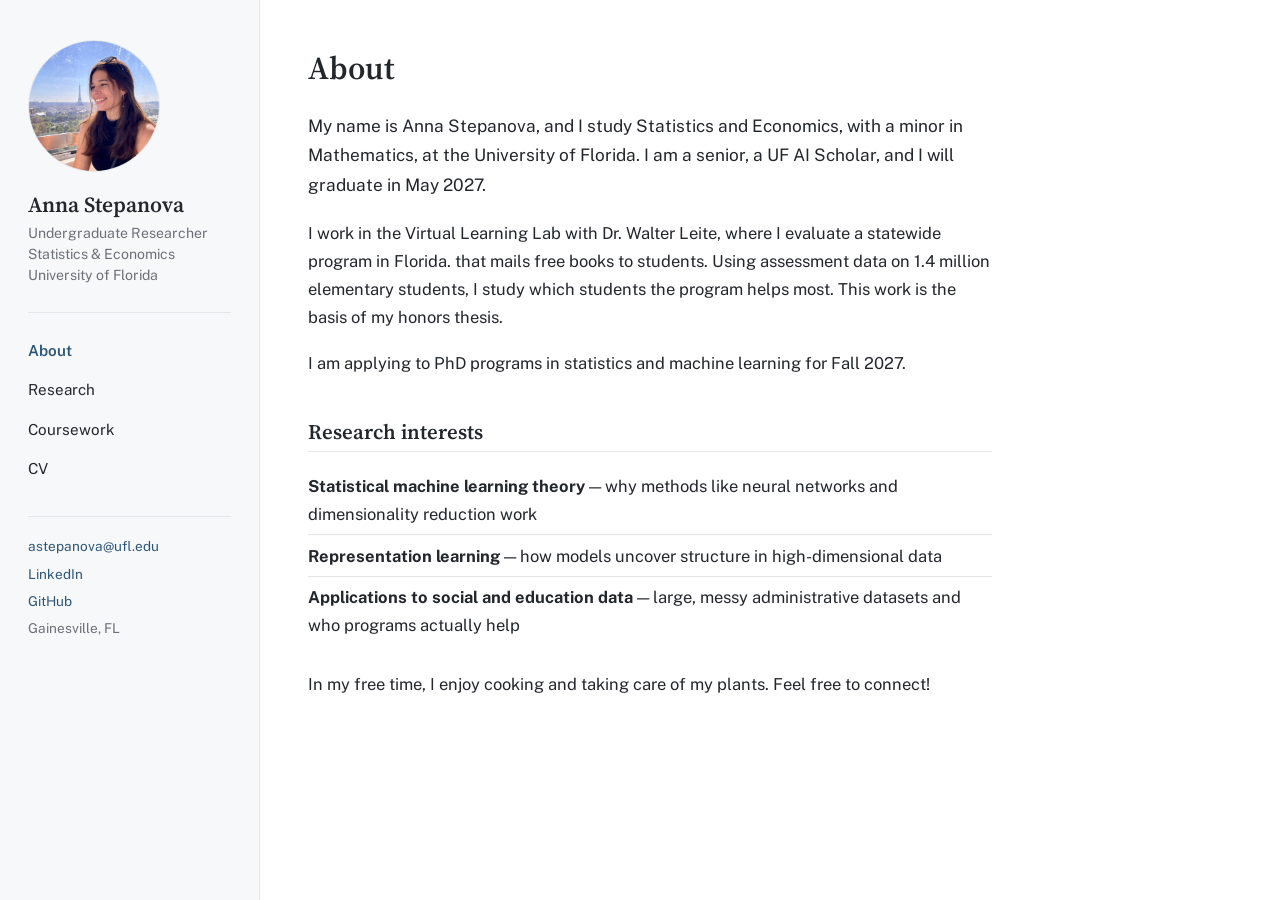
<file: index.html>
<!DOCTYPE html>
<html lang="en">
<head>
<meta charset="utf-8">
<meta name="viewport" content="width=device-width, initial-scale=1">
<title>About — Anna Stepanova</title>
<meta name="description" content="Anna Stepanova — undergraduate researcher in statistics at the University of Florida.">
<link rel="preconnect" href="https://fonts.googleapis.com">
<link rel="preconnect" href="https://fonts.gstatic.com" crossorigin>
<link href="https://fonts.googleapis.com/css2?family=Source+Serif+4:wght@600&family=Public+Sans:wght@400;600&display=swap" rel="stylesheet">
<link rel="stylesheet" href="static/css/style.css">
</head>
<body>
<div class="layout">

<aside class="sidebar">
  <img class="portrait" src="static/images/headshot.jpg" alt="Portrait of Anna Stepanova">
  <p class="name"><a href="index.html">Anna Stepanova</a></p>
  <p class="role">Undergraduate Researcher<br>Statistics &amp; Economics<br>University of Florida</p>

  <nav class="sidebar-nav" aria-label="Main">
    <a href="index.html" aria-current="page">About</a>
    <a href="research.html">Research</a>
    <a href="coursework.html">Coursework</a>
    <a href="cv.html">CV</a>
  </nav>

  <div class="sidebar-contact">
    <p><a href="mailto:astepanova@ufl.edu">astepanova@ufl.edu</a></p>
    <p><a href="https://www.linkedin.com/in/ufannastepanova17">LinkedIn</a></p>
    <p><a href="https://github.com/annastepp">GitHub</a></p>
    <p>Gainesville, FL</p>
  </div>
</aside>

<main class="content">
  <h1>About</h1>

  <p class="intro">My name is Anna Stepanova, and I study Statistics and Economics, with a minor in Mathematics, at the University of Florida. I am a senior, a UF AI Scholar, and I will graduate in May 2027.</p>

  <p>I work in the Virtual Learning Lab with Dr. Walter Leite, where I evaluate a statewide program in Florida. that mails free books to students. Using assessment data on 1.4 million elementary students, I study which students the program helps most. This work is the basis of my honors thesis.</p>

  <p>I am applying to PhD programs in statistics and machine learning for Fall 2027.</p>

  <h2>Research interests</h2>
  <ul class="list">
    <li><strong>Statistical machine learning theory</strong> — why methods like neural networks and dimensionality reduction work</li>
    <li><strong>Representation learning</strong> — how models uncover structure in high-dimensional data</li>
    <li><strong>Applications to social and education data</strong> — large, messy administrative datasets and who programs actually help</li>
  </ul>

  <p>In my free time, I enjoy cooking and taking care of my plants. Feel free to connect!</p>
</main>
</div>
</body>
</html>
</file>
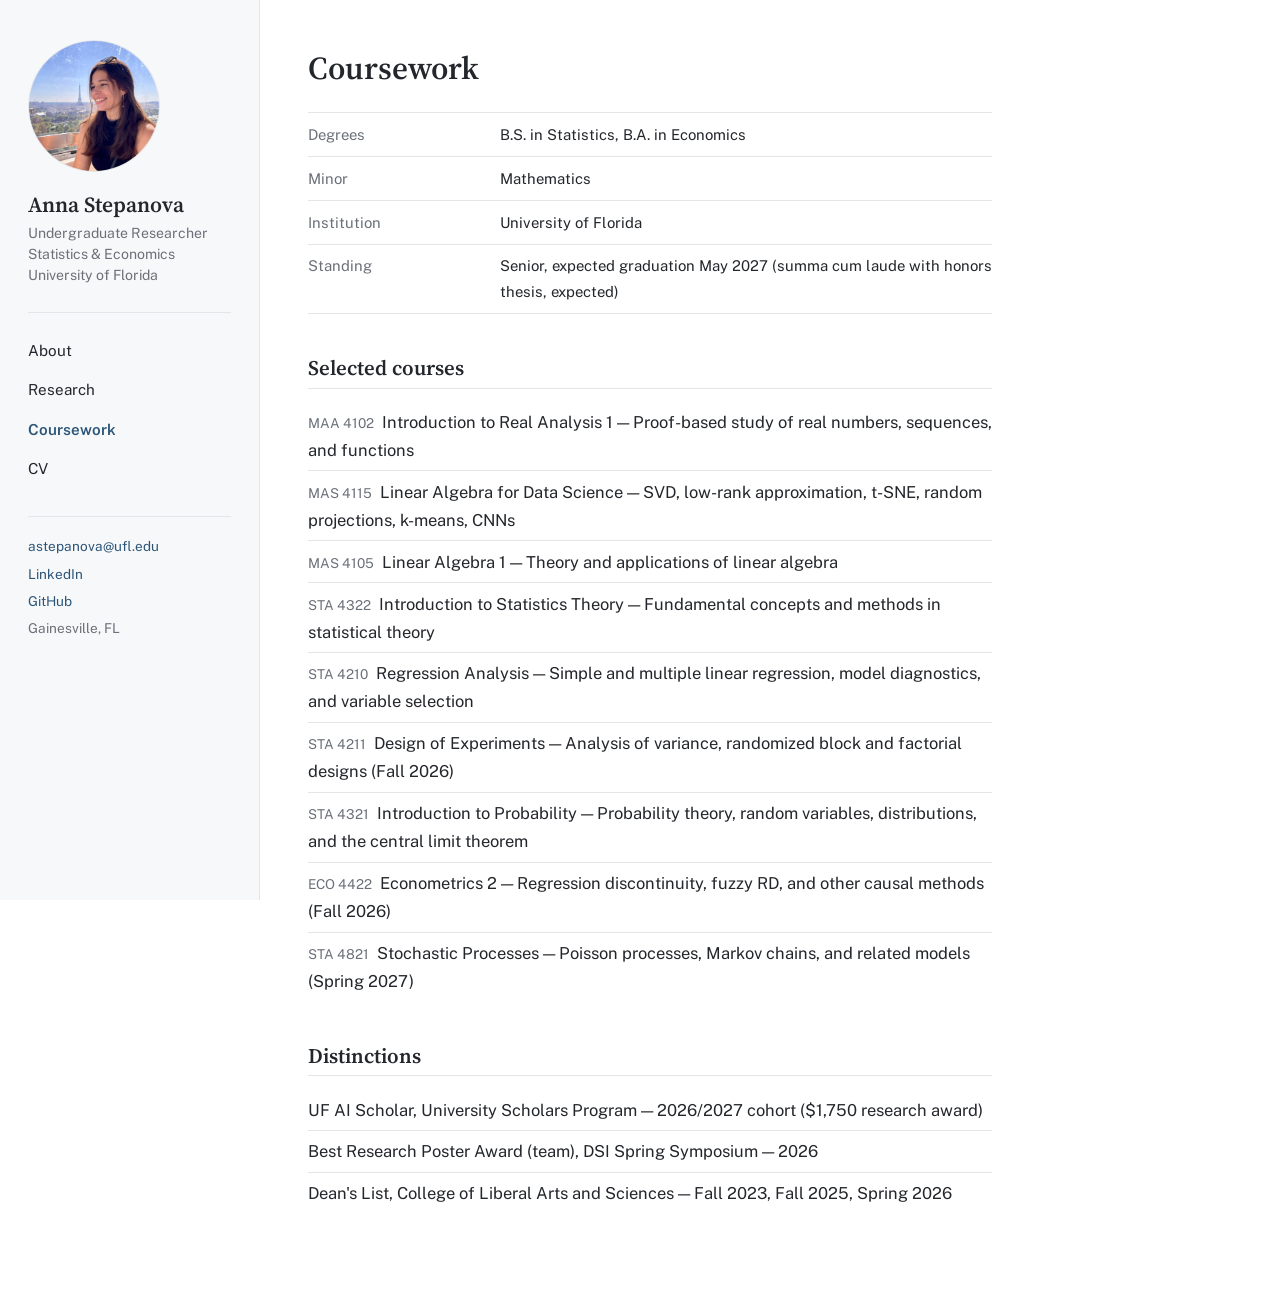
<file: coursework.html>
<!DOCTYPE html>
<html lang="en">
<head>
<meta charset="utf-8">
<meta name="viewport" content="width=device-width, initial-scale=1">
<title>Coursework — Anna Stepanova</title>
<meta name="description" content="Academic coursework.">
<link rel="preconnect" href="https://fonts.googleapis.com">
<link rel="preconnect" href="https://fonts.gstatic.com" crossorigin>
<link href="https://fonts.googleapis.com/css2?family=Source+Serif+4:wght@600&family=Public+Sans:wght@400;600&display=swap" rel="stylesheet">
<link rel="stylesheet" href="static/css/style.css">
</head>
<body>
<div class="layout">

<aside class="sidebar">
  <img class="portrait" src="static/images/headshot.jpg" alt="Portrait of Anna Stepanova">
  <p class="name"><a href="index.html">Anna Stepanova</a></p>
  <p class="role">Undergraduate Researcher<br>Statistics &amp; Economics<br>University of Florida</p>

  <nav class="sidebar-nav" aria-label="Main">
    <a href="index.html">About</a>
    <a href="research.html">Research</a>
    <a href="coursework.html" aria-current="page">Coursework</a>
    <a href="cv.html">CV</a>
  </nav>

  <div class="sidebar-contact">
    <p><a href="mailto:astepanova@ufl.edu">astepanova@ufl.edu</a></p>
    <p><a href="https://www.linkedin.com/in/ufannastepanova17">LinkedIn</a></p>
    <p><a href="https://github.com/annastepp">GitHub</a></p>
    <p>Gainesville, FL</p>
  </div>
</aside>

<main class="content">
  <h1>Coursework</h1>

  <dl class="facts">
    <div><dt>Degrees</dt><dd>B.S. in Statistics, B.A. in Economics</dd></div>
    <div><dt>Minor</dt><dd>Mathematics</dd></div>
    <div><dt>Institution</dt><dd>University of Florida</dd></div>
    <div><dt>Standing</dt><dd>Senior, expected graduation May 2027 (summa cum laude with honors thesis, expected)</dd></div>
  </dl>

  <h2>Selected courses</h2>
  <ul class="list">
    <li><span class="code">MAA 4102</span> &nbsp;Introduction to Real Analysis 1 — Proof-based study of real numbers, sequences, and functions</li>
    <li><span class="code">MAS 4115</span> &nbsp;Linear Algebra for Data Science — SVD, low-rank approximation, t-SNE, random projections, k-means, CNNs</li>
    <li><span class="code">MAS 4105</span> &nbsp;Linear Algebra 1 — Theory and applications of linear algebra</li>
    <li><span class="code">STA 4322</span> &nbsp;Introduction to Statistics Theory — Fundamental concepts and methods in statistical theory</li>
    <li><span class="code">STA 4210</span> &nbsp;Regression Analysis — Simple and multiple linear regression, model diagnostics, and variable selection</li>
    <li><span class="code">STA 4211</span> &nbsp;Design of Experiments — Analysis of variance, randomized block and factorial designs (Fall 2026)</li>
    <li><span class="code">STA 4321</span> &nbsp;Introduction to Probability — Probability theory, random variables, distributions, and the central limit theorem</li>
    <li><span class="code">ECO 4422</span> &nbsp;Econometrics 2 — Regression discontinuity, fuzzy RD, and other causal methods (Fall 2026)</li>
    <li><span class="code">STA 4821</span> &nbsp;Stochastic Processes — Poisson processes, Markov chains, and related models (Spring 2027)</li>
  </ul>

  <h2>Distinctions</h2>
  <ul class="list">
    <li>UF AI Scholar, University Scholars Program — 2026/2027 cohort ($1,750 research award)</li>
    <li>Best Research Poster Award (team), DSI Spring Symposium — 2026</li>
    <li>Dean's List, College of Liberal Arts and Sciences — Fall 2023, Fall 2025, Spring 2026</li>
  </ul>
</main>
</div>
</body>
</html>
</file>
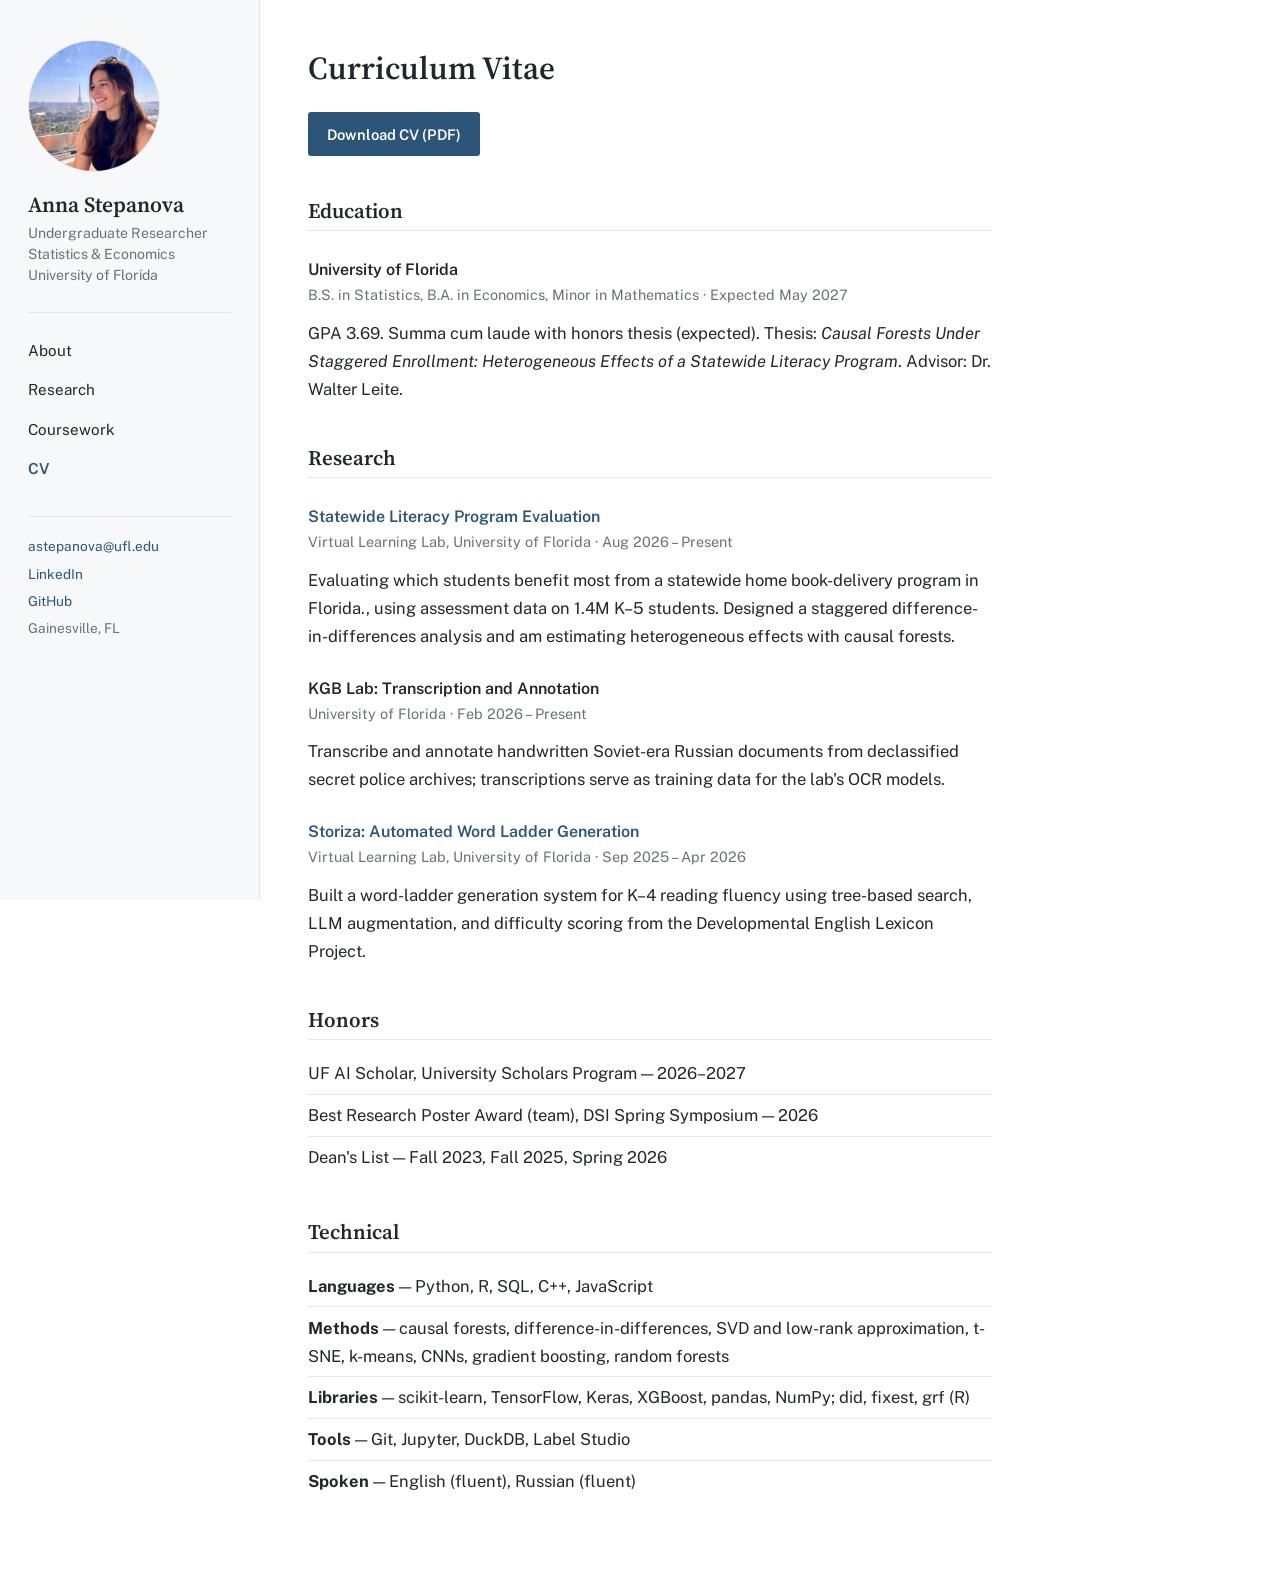
<file: cv.html>
<!DOCTYPE html>
<html lang="en">
<head>
<meta charset="utf-8">
<meta name="viewport" content="width=device-width, initial-scale=1">
<title>CV — Anna Stepanova</title>
<meta name="description" content="Curriculum vitae.">
<link rel="preconnect" href="https://fonts.googleapis.com">
<link rel="preconnect" href="https://fonts.gstatic.com" crossorigin>
<link href="https://fonts.googleapis.com/css2?family=Source+Serif+4:wght@600&family=Public+Sans:wght@400;600&display=swap" rel="stylesheet">
<link rel="stylesheet" href="static/css/style.css">
</head>
<body>
<div class="layout">

<aside class="sidebar">
  <img class="portrait" src="static/images/headshot.jpg" alt="Portrait of Anna Stepanova">
  <p class="name"><a href="index.html">Anna Stepanova</a></p>
  <p class="role">Undergraduate Researcher<br>Statistics &amp; Economics<br>University of Florida</p>

  <nav class="sidebar-nav" aria-label="Main">
    <a href="index.html">About</a>
    <a href="research.html">Research</a>
    <a href="coursework.html">Coursework</a>
    <a href="cv.html" aria-current="page">CV</a>
  </nav>

  <div class="sidebar-contact">
    <p><a href="mailto:astepanova@ufl.edu">astepanova@ufl.edu</a></p>
    <p><a href="https://www.linkedin.com/in/ufannastepanova17">LinkedIn</a></p>
    <p><a href="https://github.com/annastepp">GitHub</a></p>
    <p>Gainesville, FL</p>
  </div>
</aside>

<main class="content">
  <h1>Curriculum Vitae</h1>

  <p><a class="btn" href="static/cv/cv.pdf" download>Download CV (PDF)</a></p>

  <h2>Education</h2>
  <div class="entry">
    <h3>University of Florida</h3>
    <p class="meta">B.S. in Statistics, B.A. in Economics, Minor in Mathematics &middot; Expected May 2027</p>
    <p>GPA 3.69. Summa cum laude with honors thesis (expected). Thesis: <em>Causal Forests Under Staggered Enrollment: Heterogeneous Effects of a Statewide Literacy Program</em>. Advisor: Dr. Walter Leite.</p>
  </div>

  <h2>Research</h2>
  <div class="entry">
    <h3><a href="research-thesis.html">Statewide Literacy Program Evaluation</a></h3>
    <p class="meta">Virtual Learning Lab, University of Florida &middot; Aug 2026 &ndash; Present</p>
    <p>Evaluating which students benefit most from a statewide home book-delivery program in Florida., using assessment data on 1.4M K&ndash;5 students. Designed a staggered difference-in-differences analysis and am estimating heterogeneous effects with causal forests.</p>
  </div>
  <div class="entry">
    <h3>KGB Lab: Transcription and Annotation</h3>
    <p class="meta">University of Florida &middot; Feb 2026 &ndash; Present</p>
    <p>Transcribe and annotate handwritten Soviet-era Russian documents from declassified secret police archives; transcriptions serve as training data for the lab's OCR models.</p>
  </div>
  <div class="entry">
    <h3><a href="research-word-ladders.html">Storiza: Automated Word Ladder Generation</a></h3>
    <p class="meta">Virtual Learning Lab, University of Florida &middot; Sep 2025 &ndash; Apr 2026</p>
    <p>Built a word-ladder generation system for K&ndash;4 reading fluency using tree-based search, LLM augmentation, and difficulty scoring from the Developmental English Lexicon Project.</p>
  </div>

  <h2>Honors</h2>
  <ul class="list">
    <li>UF AI Scholar, University Scholars Program — 2026&ndash;2027</li>
    <li>Best Research Poster Award (team), DSI Spring Symposium — 2026</li>
    <li>Dean's List — Fall 2023, Fall 2025, Spring 2026</li>
  </ul>

  <h2>Technical</h2>
  <ul class="list">
    <li><strong>Languages</strong> — Python, R, SQL, C++, JavaScript</li>
    <li><strong>Methods</strong> — causal forests, difference-in-differences, SVD and low-rank approximation, t-SNE, k-means, CNNs, gradient boosting, random forests</li>
    <li><strong>Libraries</strong> — scikit-learn, TensorFlow, Keras, XGBoost, pandas, NumPy; did, fixest, grf (R)</li>
    <li><strong>Tools</strong> — Git, Jupyter, DuckDB, Label Studio</li>
    <li><strong>Spoken</strong> — English (fluent), Russian (fluent)</li>
  </ul>
</main>
</div>
</body>
</html>
</file>
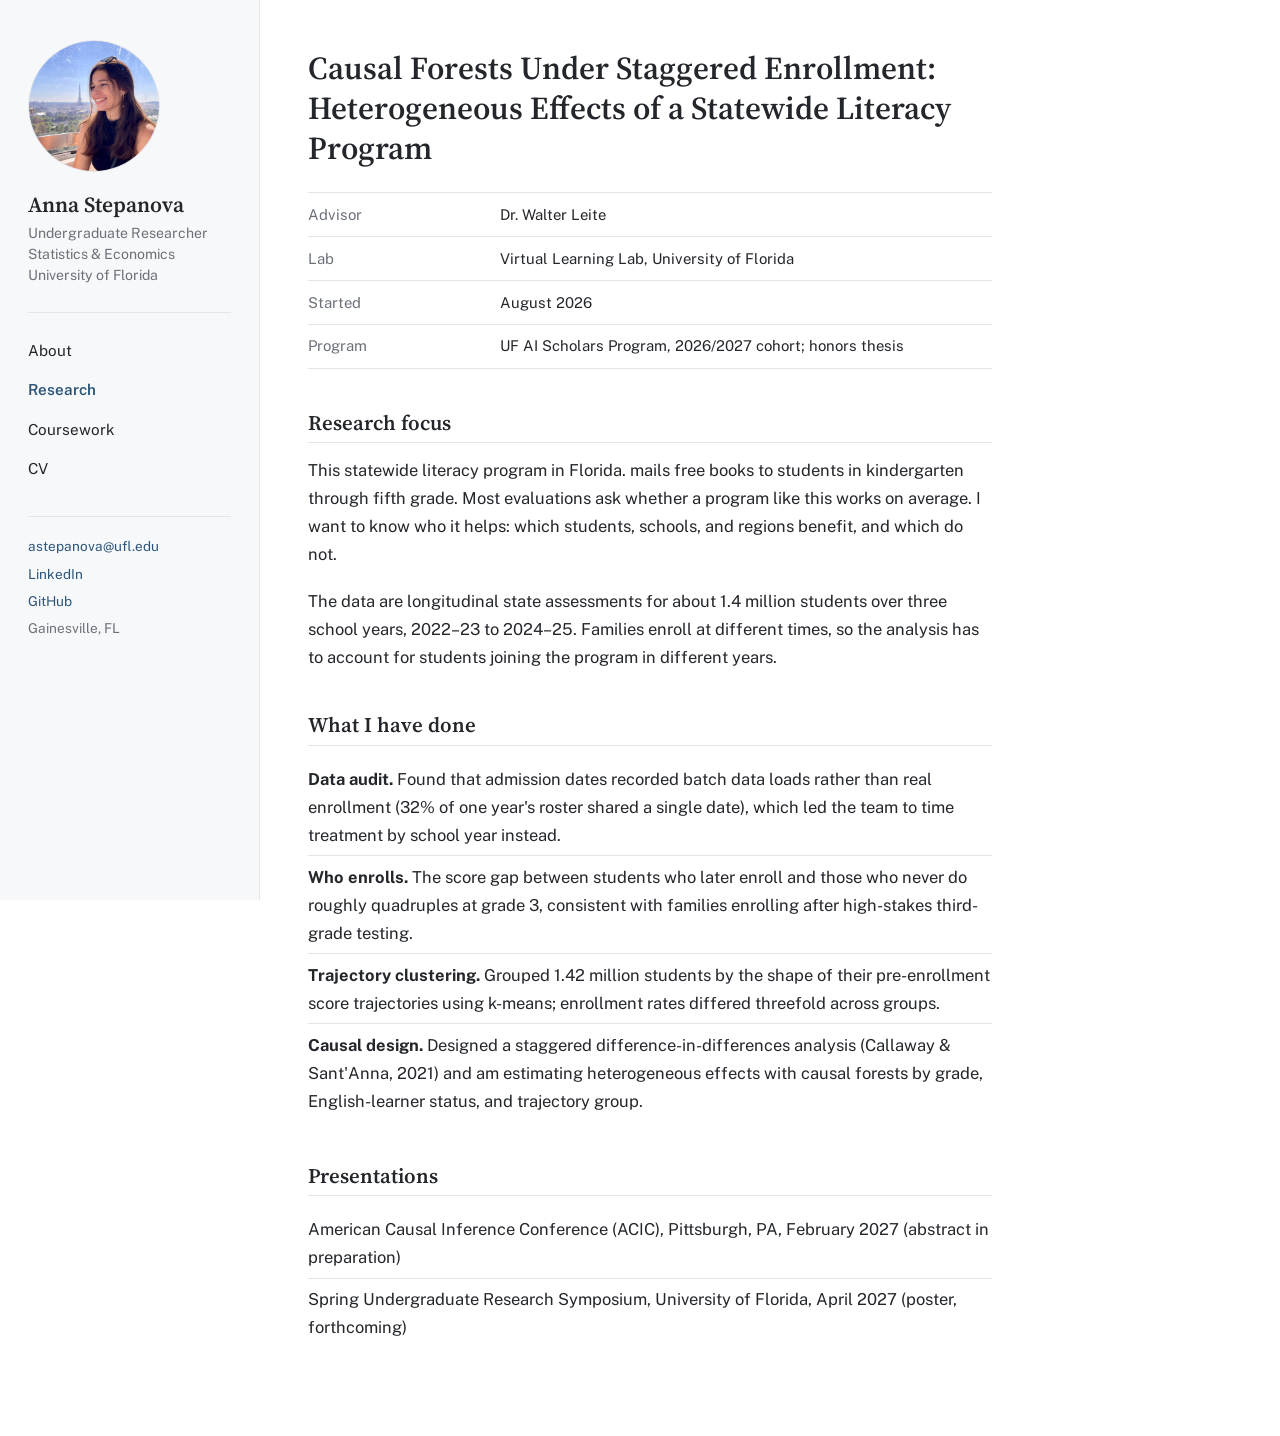
<file: research-thesis.html>
<!DOCTYPE html>
<html lang="en">
<head>
<meta charset="utf-8">
<meta name="viewport" content="width=device-width, initial-scale=1">
<title>Thesis Research — Anna Stepanova</title>
<meta name="description" content="Heterogeneous effects of a statewide literacy program.">
<link rel="preconnect" href="https://fonts.googleapis.com">
<link rel="preconnect" href="https://fonts.gstatic.com" crossorigin>
<link href="https://fonts.googleapis.com/css2?family=Source+Serif+4:wght@600&family=Public+Sans:wght@400;600&display=swap" rel="stylesheet">
<link rel="stylesheet" href="static/css/style.css">
</head>
<body>
<div class="layout">

<aside class="sidebar">
  <img class="portrait" src="static/images/headshot.jpg" alt="Portrait of Anna Stepanova">
  <p class="name"><a href="index.html">Anna Stepanova</a></p>
  <p class="role">Undergraduate Researcher<br>Statistics &amp; Economics<br>University of Florida</p>

  <nav class="sidebar-nav" aria-label="Main">
    <a href="index.html">About</a>
    <a href="research.html" aria-current="page">Research</a>
    <a href="coursework.html">Coursework</a>
    <a href="cv.html">CV</a>
  </nav>

  <div class="sidebar-contact">
    <p><a href="mailto:astepanova@ufl.edu">astepanova@ufl.edu</a></p>
    <p><a href="https://www.linkedin.com/in/ufannastepanova17">LinkedIn</a></p>
    <p><a href="https://github.com/annastepp">GitHub</a></p>
    <p>Gainesville, FL</p>
  </div>
</aside>

<main class="content">
  <h1>Causal Forests Under Staggered Enrollment: Heterogeneous Effects of a Statewide Literacy Program</h1>

  <dl class="facts">
    <div><dt>Advisor</dt><dd>Dr. Walter Leite</dd></div>
    <div><dt>Lab</dt><dd>Virtual Learning Lab, University of Florida</dd></div>
    <div><dt>Started</dt><dd>August 2026</dd></div>
    <div><dt>Program</dt><dd>UF AI Scholars Program, 2026/2027 cohort; honors thesis</dd></div>
  </dl>

  <h2>Research focus</h2>
  <p>This statewide literacy program in Florida. mails free books to students in kindergarten through fifth grade. Most evaluations ask whether a program like this works on average. I want to know who it helps: which students, schools, and regions benefit, and which do not.</p>
  <p>The data are longitudinal state assessments for about 1.4 million students over three school years, 2022&ndash;23 to 2024&ndash;25. Families enroll at different times, so the analysis has to account for students joining the program in different years.</p>

  <h2>What I have done</h2>
  <ul class="list">
    <li><strong>Data audit.</strong> Found that admission dates recorded batch data loads rather than real enrollment (32% of one year's roster shared a single date), which led the team to time treatment by school year instead.</li>
    <li><strong>Who enrolls.</strong> The score gap between students who later enroll and those who never do roughly quadruples at grade 3, consistent with families enrolling after high-stakes third-grade testing.</li>
    <li><strong>Trajectory clustering.</strong> Grouped 1.42 million students by the shape of their pre-enrollment score trajectories using k-means; enrollment rates differed threefold across groups.</li>
    <li><strong>Causal design.</strong> Designed a staggered difference-in-differences analysis (Callaway &amp; Sant'Anna, 2021) and am estimating heterogeneous effects with causal forests by grade, English-learner status, and trajectory group.</li>
  </ul>

  <h2>Presentations</h2>
  <ul class="list">
    <li>American Causal Inference Conference (ACIC), Pittsburgh, PA, February 2027 (abstract in preparation)</li>
    <li>Spring Undergraduate Research Symposium, University of Florida, April 2027 (poster, forthcoming)</li>
  </ul>
</main>
</div>
</body>
</html>
</file>
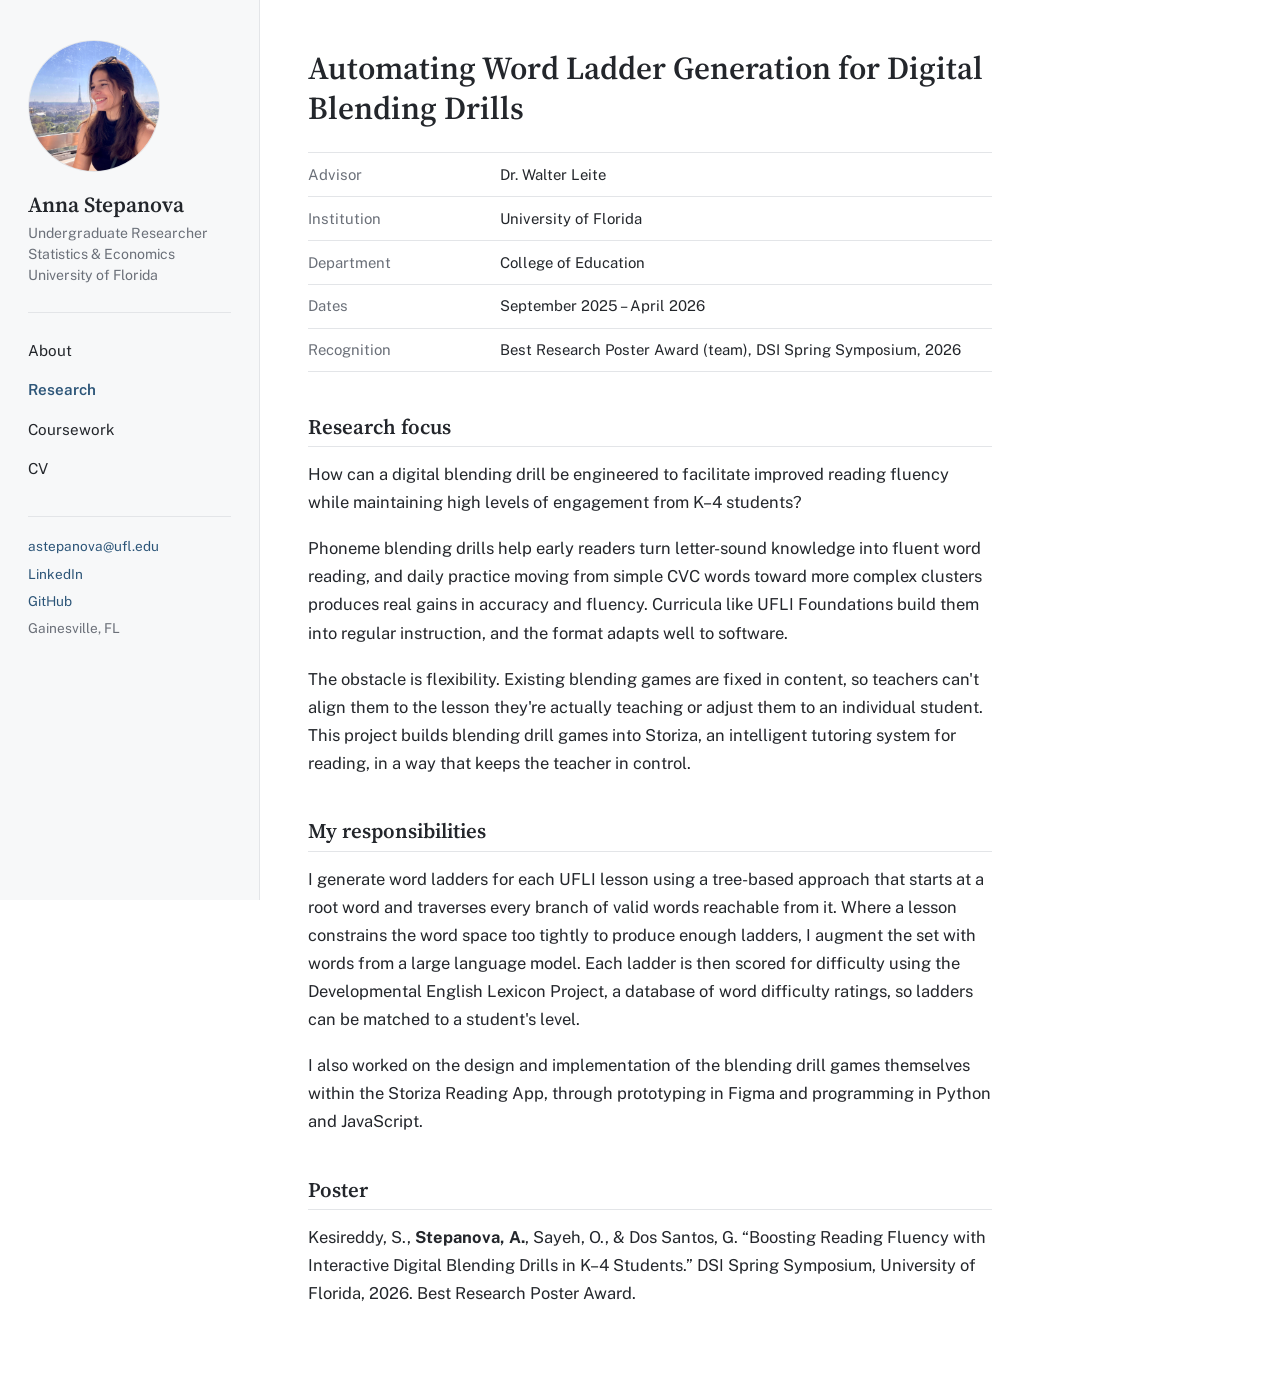
<file: research-word-ladders.html>
<!DOCTYPE html>
<html lang="en">
<head>
<meta charset="utf-8">
<meta name="viewport" content="width=device-width, initial-scale=1">
<title>Word Ladders — Anna Stepanova</title>
<meta name="description" content="Automated word ladder generation for digital blending drills.">
<link rel="preconnect" href="https://fonts.googleapis.com">
<link rel="preconnect" href="https://fonts.gstatic.com" crossorigin>
<link href="https://fonts.googleapis.com/css2?family=Source+Serif+4:wght@600&family=Public+Sans:wght@400;600&display=swap" rel="stylesheet">
<link rel="stylesheet" href="static/css/style.css">
</head>
<body>
<div class="layout">

<aside class="sidebar">
  <img class="portrait" src="static/images/headshot.jpg" alt="Portrait of Anna Stepanova">
  <p class="name"><a href="index.html">Anna Stepanova</a></p>
  <p class="role">Undergraduate Researcher<br>Statistics &amp; Economics<br>University of Florida</p>

  <nav class="sidebar-nav" aria-label="Main">
    <a href="index.html">About</a>
    <a href="research.html" aria-current="page">Research</a>
    <a href="coursework.html">Coursework</a>
    <a href="cv.html">CV</a>
  </nav>

  <div class="sidebar-contact">
    <p><a href="mailto:astepanova@ufl.edu">astepanova@ufl.edu</a></p>
    <p><a href="https://www.linkedin.com/in/ufannastepanova17">LinkedIn</a></p>
    <p><a href="https://github.com/annastepp">GitHub</a></p>
    <p>Gainesville, FL</p>
  </div>
</aside>

<main class="content">
  <h1>Automating Word Ladder Generation for Digital Blending Drills</h1>

  <dl class="facts">
    <div><dt>Advisor</dt><dd>Dr. Walter Leite</dd></div>
    <div><dt>Institution</dt><dd>University of Florida</dd></div>
    <div><dt>Department</dt><dd>College of Education</dd></div>
    <div><dt>Dates</dt><dd>September 2025 &ndash; April 2026</dd></div>
    <div><dt>Recognition</dt><dd>Best Research Poster Award (team), DSI Spring Symposium, 2026</dd></div>
  </dl>

  <h2>Research focus</h2>

  <p>How can a digital blending drill be engineered to facilitate improved reading fluency while maintaining high levels of engagement from K–4 students?</p>
  <p>Phoneme blending drills help early readers turn letter-sound knowledge into fluent word reading, and daily practice moving from simple CVC words toward more complex clusters produces real gains in accuracy and fluency. Curricula like UFLI Foundations build them into regular instruction, and the format adapts well to software.</p>
  <p>The obstacle is flexibility. Existing blending games are fixed in content, so teachers can't align them to the lesson they're actually teaching or adjust them to an individual student. This project builds blending drill games into Storiza, an intelligent tutoring system for reading, in a way that keeps the teacher in control.</p>

  <h2>My responsibilities</h2>
  <p>I generate word ladders for each UFLI lesson using a tree-based approach that starts at a root word and traverses every branch of valid words reachable from it. Where a lesson constrains the word space too tightly to produce enough ladders, I augment the set with words from a large language model. Each ladder is then scored for difficulty using the Developmental English Lexicon Project, a database of word difficulty ratings, so ladders can be matched to a student's level.</p>
  <p>I also worked on the design and implementation of the blending drill games themselves within the Storiza Reading App, through prototyping in Figma and programming in Python and JavaScript.</p>

  <h2>Poster</h2>
  <p>Kesireddy, S., <strong>Stepanova, A.</strong>, Sayeh, O., &amp; Dos Santos, G. &ldquo;Boosting Reading Fluency with Interactive Digital Blending Drills in K&ndash;4 Students.&rdquo; DSI Spring Symposium, University of Florida, 2026. Best Research Poster Award.</p>
</main>
</div>
</body>
</html>
</file>
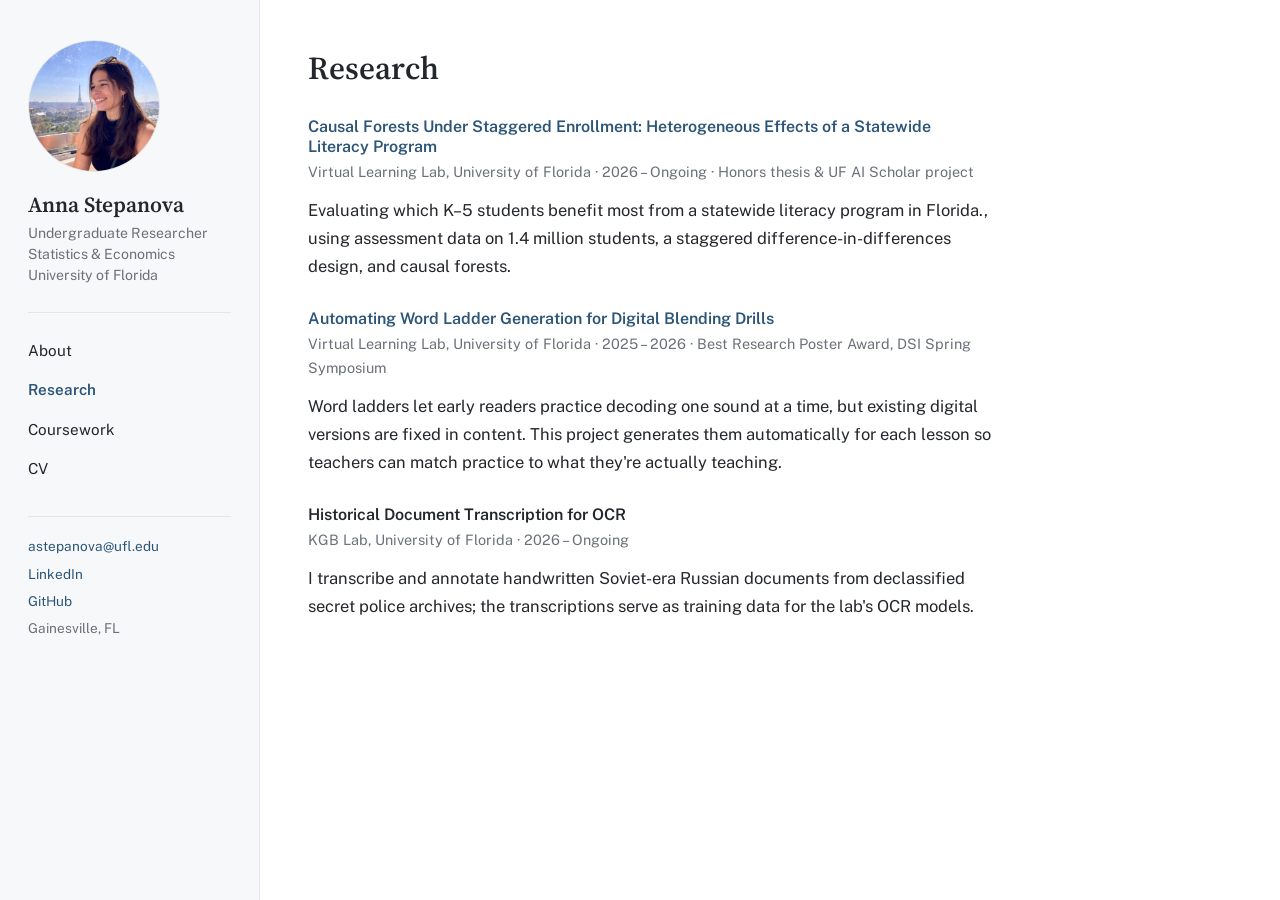
<file: research.html>
<!DOCTYPE html>
<html lang="en">
<head>
<meta charset="utf-8">
<meta name="viewport" content="width=device-width, initial-scale=1">
<title>Research — Anna Stepanova</title>
<meta name="description" content="Research projects.">
<link rel="preconnect" href="https://fonts.googleapis.com">
<link rel="preconnect" href="https://fonts.gstatic.com" crossorigin>
<link href="https://fonts.googleapis.com/css2?family=Source+Serif+4:wght@600&family=Public+Sans:wght@400;600&display=swap" rel="stylesheet">
<link rel="stylesheet" href="static/css/style.css">
</head>
<body>
<div class="layout">

<aside class="sidebar">
  <img class="portrait" src="static/images/headshot.jpg" alt="Portrait of Anna Stepanova">
  <p class="name"><a href="index.html">Anna Stepanova</a></p>
  <p class="role">Undergraduate Researcher<br>Statistics &amp; Economics<br>University of Florida</p>

  <nav class="sidebar-nav" aria-label="Main">
    <a href="index.html">About</a>
    <a href="research.html" aria-current="page">Research</a>
    <a href="coursework.html">Coursework</a>
    <a href="cv.html">CV</a>
  </nav>

  <div class="sidebar-contact">
    <p><a href="mailto:astepanova@ufl.edu">astepanova@ufl.edu</a></p>
    <p><a href="https://www.linkedin.com/in/ufannastepanova17">LinkedIn</a></p>
    <p><a href="https://github.com/annastepp">GitHub</a></p>
    <p>Gainesville, FL</p>
  </div>
</aside>

<main class="content">
  <h1>Research</h1>

  <div class="entry">
    <h3><a href="research-thesis.html">Causal Forests Under Staggered Enrollment: Heterogeneous Effects of a Statewide Literacy Program</a></h3>
    <p class="meta">Virtual Learning Lab, University of Florida &middot; 2026 &ndash; Ongoing &middot; Honors thesis &amp; UF AI Scholar project</p>
    <p>Evaluating which K&ndash;5 students benefit most from a statewide literacy program in Florida., using assessment data on 1.4 million students, a staggered difference-in-differences design, and causal forests.</p>
  </div>

  <div class="entry">
    <h3><a href="research-word-ladders.html">Automating Word Ladder Generation for Digital Blending Drills</a></h3>
    <p class="meta">Virtual Learning Lab, University of Florida &middot; 2025 &ndash; 2026 &middot; Best Research Poster Award, DSI Spring Symposium</p>
    <p>Word ladders let early readers practice decoding one sound at a time, but existing digital versions are fixed in content. This project generates them automatically for each lesson so teachers can match practice to what they're actually teaching.</p>
  </div>

  <div class="entry">
    <h3>Historical Document Transcription for OCR</h3>
    <p class="meta">KGB Lab, University of Florida &middot; 2026 &ndash; Ongoing</p>
    <p>I transcribe and annotate handwritten Soviet-era Russian documents from declassified secret police archives; the transcriptions serve as training data for the lab's OCR models.</p>
  </div>
</main>
</div>
</body>
</html>
</file>
<file: static/css/style.css>
/* ---------------------------------------------------------------
   Tokens — change these to restyle the whole site
   --------------------------------------------------------------- */
:root {
  --bg:      #FFFFFF;
  --text:    #23262B;
  --muted:   #6B7079;
  --rule:    #E3E5E8;
  --link:    #2C5578;
  --sidebar: #F7F8F9;

  --serif: "Source Serif 4", Georgia, "Times New Roman", serif;
  --sans:  "Public Sans", -apple-system, BlinkMacSystemFont, "Segoe UI", Helvetica, Arial, sans-serif;
}

*, *::before, *::after { box-sizing: border-box; }
html { -webkit-text-size-adjust: 100%; }

body {
  margin: 0;
  background: var(--bg);
  color: var(--text);
  font-family: var(--sans);
  font-size: 16.5px;
  line-height: 1.7;
  font-weight: 400;
}

img { max-width: 100%; height: auto; display: block; }

a { color: var(--link); text-decoration: none; }
a:hover { text-decoration: underline; }

:focus-visible { outline: 2px solid var(--link); outline-offset: 3px; }

/* ---------------------------------------------------------------
   Layout — sidebar left, content right
   --------------------------------------------------------------- */
.layout {
  display: grid;
  grid-template-columns: 260px minmax(0, 1fr);
  min-height: 100vh;
  align-items: start;
}

.sidebar {
  position: sticky;
  top: 0;
  align-self: start;
  background: var(--sidebar);
  border-right: 1px solid var(--rule);
  padding: 2.5rem 1.75rem;
  min-height: 100vh;
}

.content {
  padding: 3rem 3rem 4rem;
  max-width: 780px;
}

/* ---------------------------------------------------------------
   Sidebar contents
   --------------------------------------------------------------- */
.portrait {
  width: 132px;
  height: 132px;
  border-radius: 50%;
  object-fit: cover;
  border: 1px solid var(--rule);
  margin-bottom: 1.2rem;
}

.name {
  font-family: var(--serif);
  font-size: 1.35rem;
  font-weight: 600;
  line-height: 1.25;
  margin: 0 0 0.3rem;
  color: var(--text);
}
.name a { color: inherit; }
.name a:hover { text-decoration: none; }

.role {
  font-size: 0.88rem;
  color: var(--muted);
  margin: 0 0 1.6rem;
  line-height: 1.5;
}

.sidebar-nav {
  display: flex;
  flex-direction: column;
  gap: 0.15rem;
  border-top: 1px solid var(--rule);
  padding-top: 1.2rem;
  margin-bottom: 1.8rem;
}

.sidebar-nav a {
  color: var(--text);
  font-size: 0.95rem;
  padding: 0.35rem 0;
}
.sidebar-nav a:hover { color: var(--link); text-decoration: none; }
.sidebar-nav a[aria-current="page"] { font-weight: 600; color: var(--link); }

.sidebar-contact {
  border-top: 1px solid var(--rule);
  padding-top: 1.2rem;
  font-size: 0.85rem;
  color: var(--muted);
  line-height: 1.6;
}
.sidebar-contact p { margin: 0 0 0.35rem; }

/* ---------------------------------------------------------------
   Content typography
   --------------------------------------------------------------- */
h1, h2, h3 { font-family: var(--serif); font-weight: 600; line-height: 1.25; margin: 0; }

h1 { font-size: 2rem; margin-bottom: 1.5rem; }

h2 {
  font-size: 1.3rem;
  margin: 2.6rem 0 0.8rem;
  padding-bottom: 0.4rem;
  border-bottom: 1px solid var(--rule);
}

h3 { font-family: var(--sans); font-size: 1rem; font-weight: 600; margin: 1.8rem 0 0.2rem; }

p { margin: 0 0 1.1em; }

.intro { font-size: 1.08rem; color: var(--text); }

.meta { font-size: 0.9rem; color: var(--muted); margin: 0 0 0.7rem; }

/* ---------------------------------------------------------------
   Simple content blocks
   --------------------------------------------------------------- */
.facts {
  margin: 0 0 2rem;
  padding: 0;
  font-size: 0.93rem;
  border-top: 1px solid var(--rule);
}

.facts div {
  display: grid;
  grid-template-columns: 11rem 1fr;
  gap: 1rem;
  padding: 0.55rem 0;
  border-bottom: 1px solid var(--rule);
}

.facts dt { color: var(--muted); margin: 0; }
.facts dd { margin: 0; }

.list { list-style: none; padding: 0; margin: 0 0 1.5rem; }
.list li { padding: 0.4rem 0; border-bottom: 1px solid var(--rule); }
.list li:last-child { border-bottom: 0; }
.list .code { color: var(--muted); font-size: 0.85rem; }

.entry { margin-bottom: 1.8rem; }
.entry:last-child { margin-bottom: 0; }

figure { margin: 1.8rem 0 0; }
figure img { border: 1px solid var(--rule); }
figcaption { font-size: 0.85rem; color: var(--muted); margin-top: 0.5rem; }

.btn {
  display: inline-block;
  font-size: 0.92rem;
  font-weight: 600;
  padding: 0.6rem 1.2rem;
  background: var(--link);
  color: #fff;
  border-radius: 3px;
}
.btn:hover { background: #1F3F5C; text-decoration: none; }

/* ---------------------------------------------------------------
   Responsive — sidebar becomes a header on narrow screens
   --------------------------------------------------------------- */
@media (max-width: 820px) {
  .layout { grid-template-columns: 1fr; }
  .sidebar {
    position: static;
    min-height: 0;
    border-right: 0;
    border-bottom: 1px solid var(--rule);
    padding: 2rem 1.5rem 1.5rem;
    text-align: center;
  }
  .portrait { margin-inline: auto; }
  .sidebar-nav { flex-direction: row; flex-wrap: wrap; justify-content: center; gap: 0.2rem 1.5rem; }
  .content { padding: 2rem 1.5rem 3rem; }
  .facts div { grid-template-columns: 1fr; gap: 0; }
  .facts dt { font-size: 0.85rem; }
}
</file>
